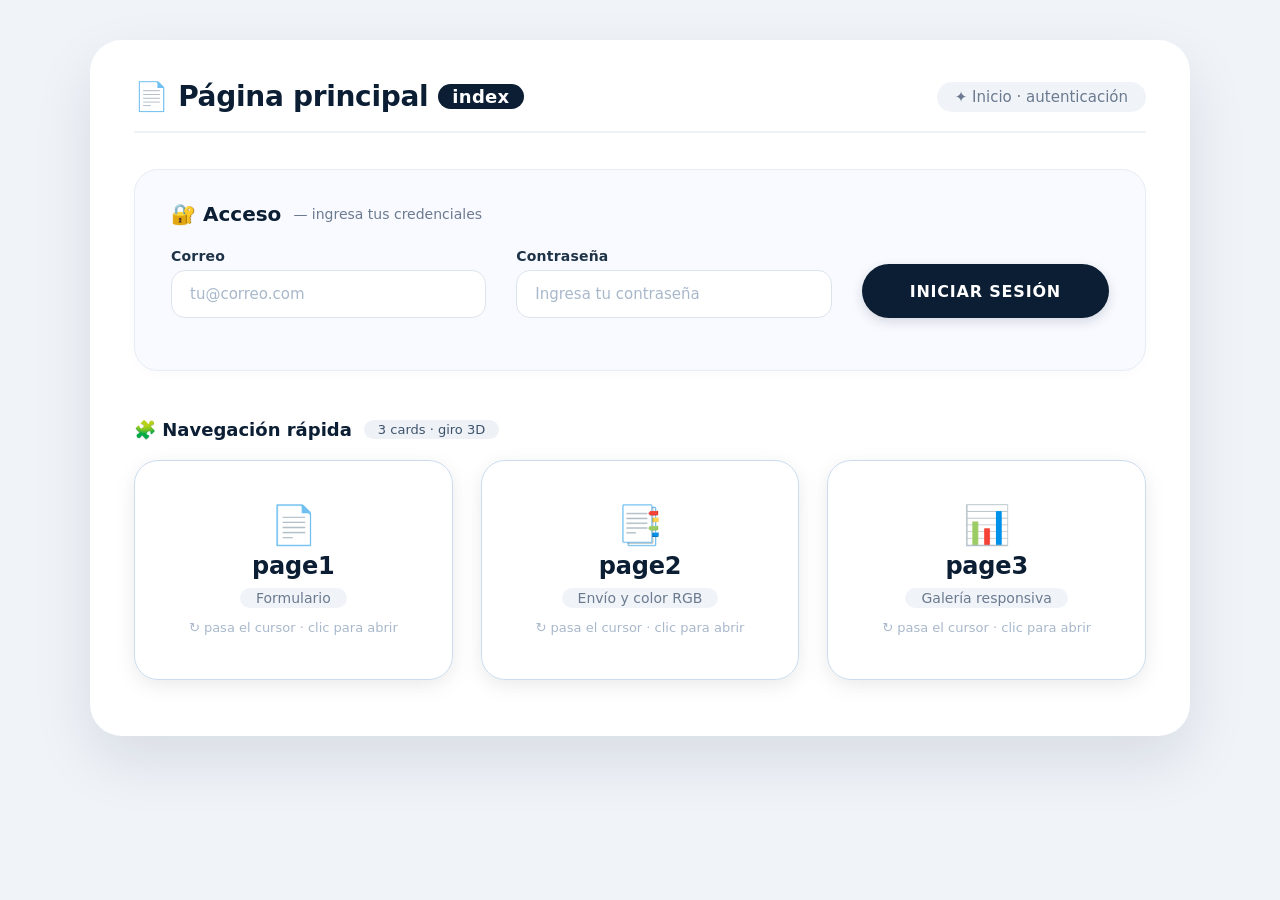
<file: index.html>
<!DOCTYPE html>
<html lang="es">
<head>
    <meta charset="UTF-8" />
    <meta name="viewport" content="width=device-width, initial-scale=1.0" />
    <title>Inicio · Práctica 01</title>
    <style>
        /* ===== RESET & BASE ===== */
        *,
        *::before,
        *::after {
            margin: 0;
            padding: 0;
            box-sizing: border-box;
        }

        body {
            font-family: 'Segoe UI', Roboto, system-ui, -apple-system, sans-serif;
            background: #f0f4f9;
            min-height: 100vh;
            display: flex;
            justify-content: center;
            align-items: flex-start;
            padding: 40px 20px 60px;
        }

        /* ===== CONTENEDOR PRINCIPAL ===== */
        .container {
            max-width: 1100px;
            width: 100%;
            background: #ffffff;
            border-radius: 32px;
            box-shadow: 0 25px 60px rgba(0, 20, 40, 0.10);
            padding: 40px 44px 56px;
            transition: box-shadow 0.3s;
        }

        /* ===== HEADER ===== */
        .page-header {
            display: flex;
            align-items: center;
            justify-content: space-between;
            margin-bottom: 36px;
            padding-bottom: 18px;
            border-bottom: 2px solid #eef2f7;
        }

        .page-header h1 {
            font-size: 28px;
            font-weight: 700;
            letter-spacing: -0.3px;
            color: #0b1e33;
            display: flex;
            align-items: center;
            gap: 10px;
        }

        .page-header h1 span {
            background: #0b1e33;
            color: #fff;
            font-size: 18px;
            font-weight: 600;
            padding: 2px 14px;
            border-radius: 40px;
            letter-spacing: 0.3px;
        }

        .page-header .sub {
            color: #6b7a8f;
            font-size: 15px;
            font-weight: 400;
            background: #f0f4f9;
            padding: 6px 18px;
            border-radius: 40px;
        }

        /* ===== FORMULARIO DE AUTENTICACIÓN ===== */
        .auth-section {
            background: #f8faff;
            border-radius: 24px;
            padding: 32px 36px 36px;
            margin-bottom: 48px;
            border: 1px solid #e6edf6;
            box-shadow: 0 4px 12px rgba(0, 20, 40, 0.02);
        }

        .auth-section .form-title {
            font-size: 20px;
            font-weight: 600;
            color: #0b1e33;
            margin-bottom: 22px;
            display: flex;
            align-items: center;
            gap: 12px;
        }

        .auth-section .form-title small {
            font-weight: 400;
            font-size: 14px;
            color: #6b7a8f;
        }

        .form-group {
            margin-bottom: 20px;
        }

        .form-group label {
            display: block;
            font-size: 14px;
            font-weight: 600;
            color: #1e3347;
            margin-bottom: 6px;
            letter-spacing: 0.2px;
        }

        .form-group input {
            width: 100%;
            padding: 14px 18px;
            font-size: 15px;
            font-family: inherit;
            border: 1.5px solid #dce4ed;
            border-radius: 14px;
            background: #ffffff;
            transition: border-color 0.25s, box-shadow 0.25s;
            color: #0b1e33;
            outline: none;
        }

        .form-group input:focus {
            border-color: #0b1e33;
            box-shadow: 0 0 0 4px rgba(11, 30, 51, 0.06);
        }

        .form-group input::placeholder {
            color: #a8b8cb;
            font-weight: 400;
        }

        .form-group .error-hint {
            display: block;
            font-size: 13px;
            color: #d1454a;
            margin-top: 6px;
            font-weight: 500;
            padding-left: 4px;
        }

        .form-group .error-hint::before {
            content: "⚠ ";
            font-size: 13px;
        }

        .form-row {
            display: flex;
            flex-wrap: wrap;
            gap: 20px 30px;
            align-items: flex-end;
        }

        .form-row .form-group {
            flex: 1 1 200px;
            margin-bottom: 0;
        }

        .btn-signin {
            background: #0b1e33;
            color: #ffffff;
            border: none;
            padding: 14px 48px;
            font-size: 16px;
            font-weight: 700;
            border-radius: 40px;
            cursor: pointer;
            transition: background 0.25s, transform 0.15s, box-shadow 0.25s;
            letter-spacing: 0.8px;
            font-family: inherit;
            white-space: nowrap;
            min-height: 54px;
            display: flex;
            align-items: center;
            justify-content: center;
            box-shadow: 0 4px 12px rgba(11, 30, 51, 0.15);
        }

        .btn-signin:hover {
            background: #1a3452;
            box-shadow: 0 8px 20px rgba(11, 30, 51, 0.20);
            transform: translateY(-2px);
        }

        .btn-signin:active {
            transform: translateY(0px);
            box-shadow: 0 2px 8px rgba(11, 30, 51, 0.12);
        }

        /* ===== CARDS ===== */
        .cards-section {
            margin-top: 12px;
        }

        .cards-section .section-label {
            font-size: 18px;
            font-weight: 600;
            color: #0b1e33;
            margin-bottom: 20px;
            display: flex;
            align-items: center;
            gap: 12px;
        }

        .cards-section .section-label span {
            background: #eef2f7;
            color: #3d526b;
            font-size: 13px;
            font-weight: 500;
            padding: 2px 14px;
            border-radius: 40px;
        }

        .cards-grid {
            display: grid;
            grid-template-columns: repeat(3, 1fr);
            gap: 28px;
        }

        /* ===== TARJETA CON GIRO 3D ===== */
        .card-wrapper {
            display: block;
            width: 100%;
            text-decoration: none;
            color: inherit;
            border-radius: 24px;
            perspective: 1200px;
            height: 220px;
            cursor: pointer;
        }

        .card-inner {
            position: relative;
            width: 100%;
            height: 100%;
            transition: transform 0.8s cubic-bezier(0.23, 1, 0.32, 1);
            transform-style: preserve-3d;
            border-radius: 24px;
            box-shadow: 0 6px 24px rgba(0, 20, 40, 0.06);
        }

        /* Giro de 180° sobre un eje que combina X e Y. */
        .card-wrapper:hover .card-inner,
        .card-wrapper:focus-visible .card-inner {
            transform: rotate3d(1, 1, 0, 180deg);
        }

        .card-face {
            position: absolute;
            top: 0;
            left: 0;
            width: 100%;
            height: 100%;
            border-radius: 24px;
            backface-visibility: hidden;
            -webkit-backface-visibility: hidden;
            display: flex;
            flex-direction: column;
            align-items: center;
            justify-content: center;
            padding: 24px 20px;
            text-align: center;
            transition: box-shadow 0.3s;
        }

        /* — CARA FRONTAL — */
        .card-front {
            background: #ffffff;
            border: 1.5px solid #e6edf6;
            box-shadow: 0 4px 16px rgba(0, 20, 40, 0.03);
            z-index: 2;
        }

        .card-front .card-icon {
            font-size: 38px;
            margin-bottom: 8px;
            line-height: 1;
        }

        .card-front h3 {
            font-size: 24px;
            font-weight: 700;
            color: #0b1e33;
            letter-spacing: -0.2px;
            margin-bottom: 4px;
        }

        .card-front .card-sub {
            font-size: 14px;
            color: #6b7a8f;
            font-weight: 400;
            background: #f0f4f9;
            padding: 2px 16px;
            border-radius: 40px;
            margin-top: 4px;
        }

        .card-front .card-hint {
            font-size: 13px;
            color: #a8b8cb;
            margin-top: 12px;
            font-weight: 400;
        }

        /* — CARA TRASERA — */
        .card-back {
            background: #0b1e33;
            color: #ffffff;
            transform: rotate3d(1, 1, 0, 180deg);
            border: 1.5px solid #1a3452;
            box-shadow: 0 8px 28px rgba(11, 30, 51, 0.12);
        }

        .card-back .back-icon {
            font-size: 32px;
            margin-bottom: 8px;
            opacity: 0.8;
        }

        .card-back h4 {
            font-size: 20px;
            font-weight: 600;
            letter-spacing: 0.2px;
            margin-bottom: 2px;
        }

        .card-back p {
            font-size: 14px;
            color: #b0c8e0;
            font-weight: 400;
            margin-bottom: 14px;
        }

        .card-back .btn-link {
            display: inline-block;
            background: rgba(255, 255, 255, 0.10);
            color: #ffffff;
            padding: 10px 28px;
            border-radius: 40px;
            text-decoration: none;
            font-weight: 600;
            font-size: 14px;
            letter-spacing: 0.3px;
            border: 1px solid rgba(255, 255, 255, 0.15);
            transition: background 0.25s, transform 0.15s, border-color 0.25s;
            backdrop-filter: blur(4px);
        }

        .card-back .btn-link:hover {
            background: rgba(255, 255, 255, 0.20);
            border-color: rgba(255, 255, 255, 0.30);
            transform: scale(1.03);
        }

        /* Colores personalizados para cada tarjeta (sutil) */
        .card-wrapper:nth-child(1) .card-front {
            border-color: #cbdcee;
        }
        .card-wrapper:nth-child(1) .card-front .card-icon {
            color: #0b1e33;
        }

        .card-wrapper:nth-child(2) .card-front {
            border-color: #cbdcee;
        }
        .card-wrapper:nth-child(2) .card-front .card-icon {
            color: #0b1e33;
        }

        .card-wrapper:nth-child(3) .card-front {
            border-color: #cbdcee;
        }
        .card-wrapper:nth-child(3) .card-front .card-icon {
            color: #0b1e33;
        }

        /* ===== RESPONSIVE ===== */
        @media (max-width: 820px) {
            .container {
                padding: 28px 24px 40px;
                border-radius: 24px;
            }

            .cards-grid {
                grid-template-columns: repeat(2, 1fr);
                gap: 22px;
            }

            .card-wrapper {
                height: 200px;
            }

            .form-row {
                flex-direction: column;
                gap: 16px;
            }

            .form-row .form-group {
                flex: 1 1 auto;
                width: 100%;
            }

            .btn-signin {
                width: 100%;
                justify-content: center;
                padding: 14px 20px;
            }

            .page-header {
                flex-direction: column;
                align-items: flex-start;
                gap: 8px;
            }

            .auth-section {
                padding: 24px 20px 28px;
            }
        }

        @media (max-width: 540px) {
            .cards-grid {
                grid-template-columns: 1fr;
                gap: 24px;
            }

            .card-wrapper {
                height: 190px;
                max-width: 360px;
                margin: 0 auto;
            }

            .container {
                padding: 20px 16px 32px;
            }

            .page-header h1 {
                font-size: 22px;
            }

            .auth-section .form-title {
                font-size: 17px;
                flex-wrap: wrap;
            }

            .card-front h3 {
                font-size: 20px;
            }
        }

        @media (max-width: 380px) {
            .card-wrapper {
                height: 170px;
            }
            .card-front .card-icon {
                font-size: 28px;
            }
            .card-front h3 {
                font-size: 18px;
            }
            .btn-signin {
                font-size: 14px;
                padding: 12px 16px;
                min-height: 46px;
            }
        }

        .card-wrapper:focus-visible { outline: 3px solid #2563eb; outline-offset: 5px; }

        /* ===== ANIMACIÓN DE ENTRADA SUTIL ===== */
        .container {
            animation: fadeUp 0.6s ease-out both;
        }

        @keyframes fadeUp {
            0% {
                opacity: 0;
                transform: translateY(24px);
            }
            100% {
                opacity: 1;
                transform: translateY(0);
            }
        }

        .card-wrapper {
            animation: cardAppear 0.6s ease-out both;
        }
        .card-wrapper:nth-child(1) {
            animation-delay: 0.10s;
        }
        .card-wrapper:nth-child(2) {
            animation-delay: 0.20s;
        }
        .card-wrapper:nth-child(3) {
            animation-delay: 0.30s;
        }

        @keyframes cardAppear {
            0% {
                opacity: 0;
                transform: translateY(30px) scale(0.96);
            }
            100% {
                opacity: 1;
                transform: translateY(0) scale(1);
            }
        }
        @media (prefers-reduced-motion: reduce) {
            *, *::before, *::after { animation: none !important; transition: none !important; }
        }
    </style>
</head>
<body>

    <div class="container">

        <!-- ===== HEADER ===== -->
        <header class="page-header">
            <h1>
                📄 Página principal
                <span>index</span>
            </h1>
            <div class="sub">✦ Inicio · autenticación</div>
        </header>

        <!-- ===== FORMULARIO DE AUTENTICACIÓN ===== -->
        <section class="auth-section">
            <div class="form-title">
                🔐 Acceso
                <small>— ingresa tus credenciales</small>
            </div>

            <form id="authForm" autocomplete="off">
                <div class="form-row">
                    <!-- Email -->
                    <div class="form-group">
                        <label for="email">Correo</label>
                        <input
                        type="email"
                        id="email"
                        autocomplete="username"
                        placeholder="tu@correo.com"
                        required
                        />
                    </div>

                    <!-- Password -->
                    <div class="form-group">
                        <label for="password">Contraseña</label>
                        <input
                        type="password"
                        id="password"
                        placeholder="Ingresa tu contraseña"
                        autocomplete="current-password"
                        required
                        />

                    </div>

                    <!-- Botón -->
                    <div class="form-group" style="flex: 0 0 auto; margin-bottom: 0;">
                        <button type="submit" class="btn-signin">INICIAR SESIÓN</button>
                    </div>
                </div>
                <p id="auth-status" role="status" style="margin-top: 16px; color: #3d526b;"></p>
            </form>
        </section>

        <!-- ===== CARDS ANIMADAS ===== -->
        <section class="cards-section">
            <div class="section-label">
                🧩 Navegación rápida
                <span>3 cards · giro 3D</span>
            </div>

            <div class="cards-grid">

                <!-- CARD 1 → page01.html -->
                <a class="card-wrapper" href="page01.html" aria-label="Abrir page1: Formulario">
                    <div class="card-inner">
                        <!-- FRONT -->
                        <div class="card-face card-front">
                            <div class="card-icon">📄</div>
                            <h3>page1</h3>
                            <div class="card-sub">Formulario</div>
                            <div class="card-hint">↻ pasa el cursor · clic para abrir</div>
                        </div>
                        <!-- BACK -->
                        <div class="card-face card-back">
                            <div class="back-icon">🚀</div>
                            <h4>page1</h4>
                            <p>Formulario</p>
                            <span class="btn-link">Visitar →</span>
                        </div>
                    </div>
                </a>

                <!-- CARD 2 → page02.html -->
                <a class="card-wrapper" href="page02.html" aria-label="Abrir page2: Envío y color RGB">
                    <div class="card-inner">
                        <!-- FRONT -->
                        <div class="card-face card-front">
                            <div class="card-icon">📑</div>
                            <h3>page2</h3>
                            <div class="card-sub">Envío y color RGB</div>
                            <div class="card-hint">↻ pasa el cursor · clic para abrir</div>
                        </div>
                        <!-- BACK -->
                        <div class="card-face card-back">
                            <div class="back-icon">📌</div>
                            <h4>page2</h4>
                            <p>Envío y color RGB</p>
                            <span class="btn-link">Visitar →</span>
                        </div>
                    </div>
                </a>

                <!-- CARD 3 → page03.html -->
                <a class="card-wrapper" href="page03.html" aria-label="Abrir page3: Galería responsiva">
                    <div class="card-inner">
                        <!-- FRONT -->
                        <div class="card-face card-front">
                            <div class="card-icon">📊</div>
                            <h3>page3</h3>
                            <div class="card-sub">Galería responsiva</div>
                            <div class="card-hint">↻ pasa el cursor · clic para abrir</div>
                        </div>
                        <!-- BACK -->
                        <div class="card-face card-back">
                            <div class="back-icon">🎯</div>
                            <h4>page3</h4>
                            <p>Galería responsiva</p>
                            <span class="btn-link">Visitar →</span>
                        </div>
                    </div>
                </a>

            </div>
        </section>

    </div>

    <script>
        // La práctica no incluye un servidor de autenticación.
        document.getElementById('authForm').addEventListener('submit', function(event) {
            event.preventDefault();
            document.getElementById('auth-status').textContent =
                'Campos validados. Este formulario es de demostración; no se ha iniciado una sesión ni enviado tus datos.';
        });
        document.getElementById('authForm').addEventListener('input', function() {
            document.getElementById('auth-status').textContent = '';
        });
    </script>

</body>
</html>
</file>
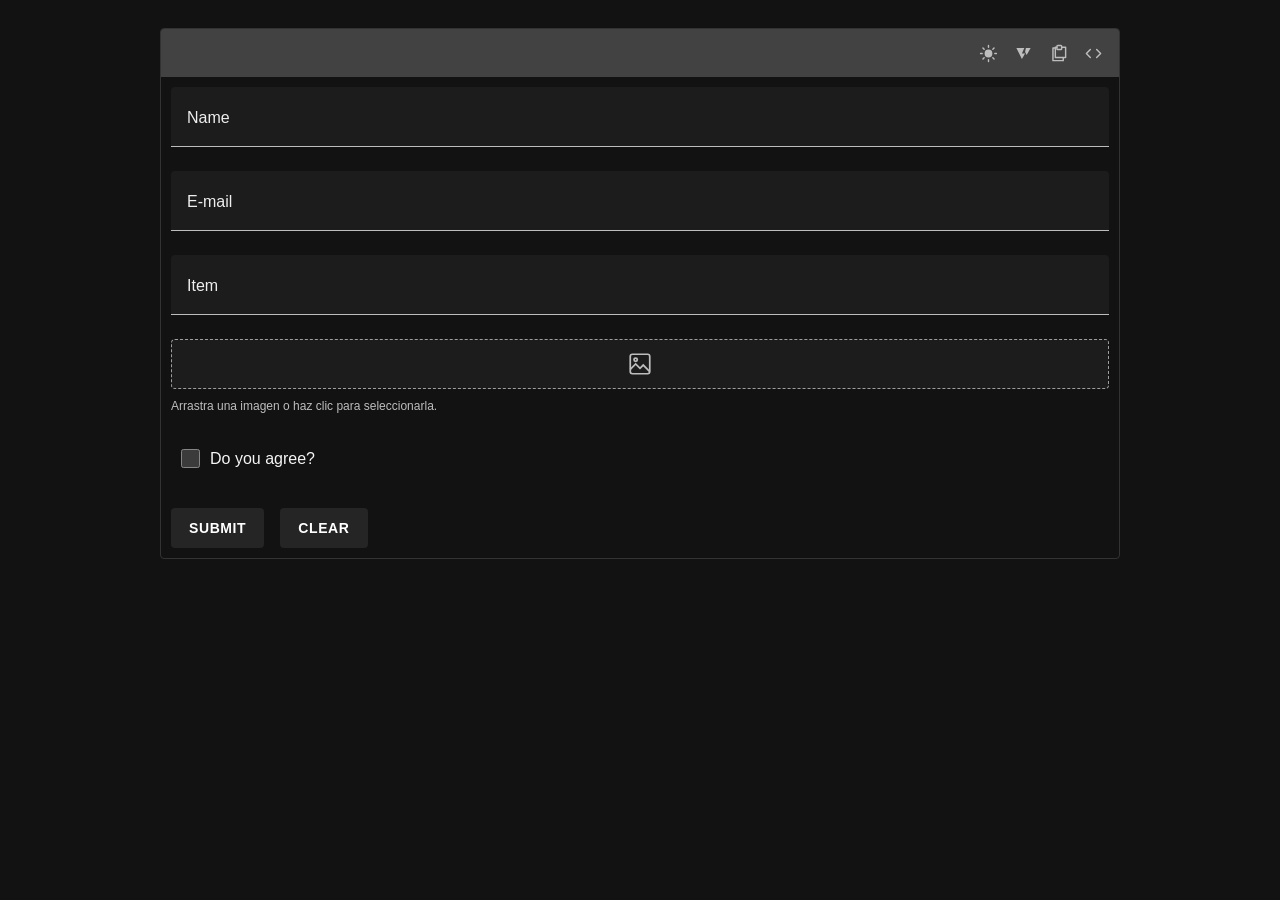
<file: page01.html>
<!DOCTYPE html>
<html lang="es">
<head>
  <meta charset="UTF-8">
  <meta name="viewport" content="width=device-width, initial-scale=1.0">
  <title>Page01 · Formulario</title>
  <link rel="stylesheet" href="css/page01.css">
  <script src="js/page01.js" defer></script>
</head>
<body>
  <main class="window">
    <h1 class="sr-only">Formulario de registro</h1>
    <div class="toolbar" aria-label="Iconos de la ventana">
      <svg viewBox="0 0 24 24" role="img" aria-label="Brillo"><circle cx="12" cy="12" r="4" fill="currentColor"/><path d="M12 2v2m0 16v2M2 12h2m16 0h2M5 5l1.5 1.5m11 11L19 19M5 19l1.5-1.5m11-11L19 5"/></svg>
      <svg viewBox="0 0 24 24" role="img" aria-label="Diseño"><path d="m3 5 7 14 4-7h-4l3-7H3Zm12 0h6l-5 9-2-4" fill="currentColor" stroke="none"/></svg>
      <svg viewBox="0 0 24 24" role="img" aria-label="Portapapeles"><path d="M8 5H5v16h13v-3M10 4H8v13h13V4h-5"/><rect x="10" y="2" width="6" height="5" rx="1"/></svg>
      <svg viewBox="0 0 24 24" role="img" aria-label="Código"><path d="m8 7-5 5 5 5m8-10 5 5-5 5"/></svg>
    </div>
    <form id="registration-form">
      <div class="field">
        <input id="name" name="name" type="text" placeholder=" " autocomplete="name" required>
        <label for="name">Name</label>
      </div>
      <div class="field">
        <input id="email" name="email" type="email" placeholder=" " autocomplete="email" required>
        <label for="email">E-mail</label>
      </div>
      <div class="field">
        <input id="item" name="item" type="text" placeholder=" " list="items" required>
        <label for="item">Item</label>
        <datalist id="items"><option value="Laptop"></option><option value="Monitor"></option><option value="Teclado"></option></datalist>
      </div>
      <label class="image-field" id="image-drop" for="image">
        <input class="image-input" id="image" name="image" type="file" accept="image/*" aria-label="Seleccionar o arrastrar una imagen" aria-describedby="image-help image-path">
        <svg viewBox="0 0 24 24" aria-hidden="true"><rect x="3" y="3" width="18" height="18" rx="2"/><circle cx="8" cy="8" r="1.5"/><path d="m3 17 5-5 4 4 3-3 6 6"/></svg>
      </label>
      <p class="image-help" id="image-help">Arrastra una imagen o haz clic para seleccionarla.</p>
      <p class="image-path" id="image-path" aria-live="polite"></p>
      <label class="agreement"><input type="checkbox" name="agreement" required> <span>Do you agree?</span></label>
      <div class="actions"><button type="submit">Submit</button><button type="reset">Clear</button></div>
      <p class="status" id="form-status" role="status"></p>
      <noscript><p class="image-help">Activa JavaScript para arrastrar imágenes y validar el formulario sin salir de esta página.</p></noscript>
    </form>
  </main>
</body>
</html>
</file>
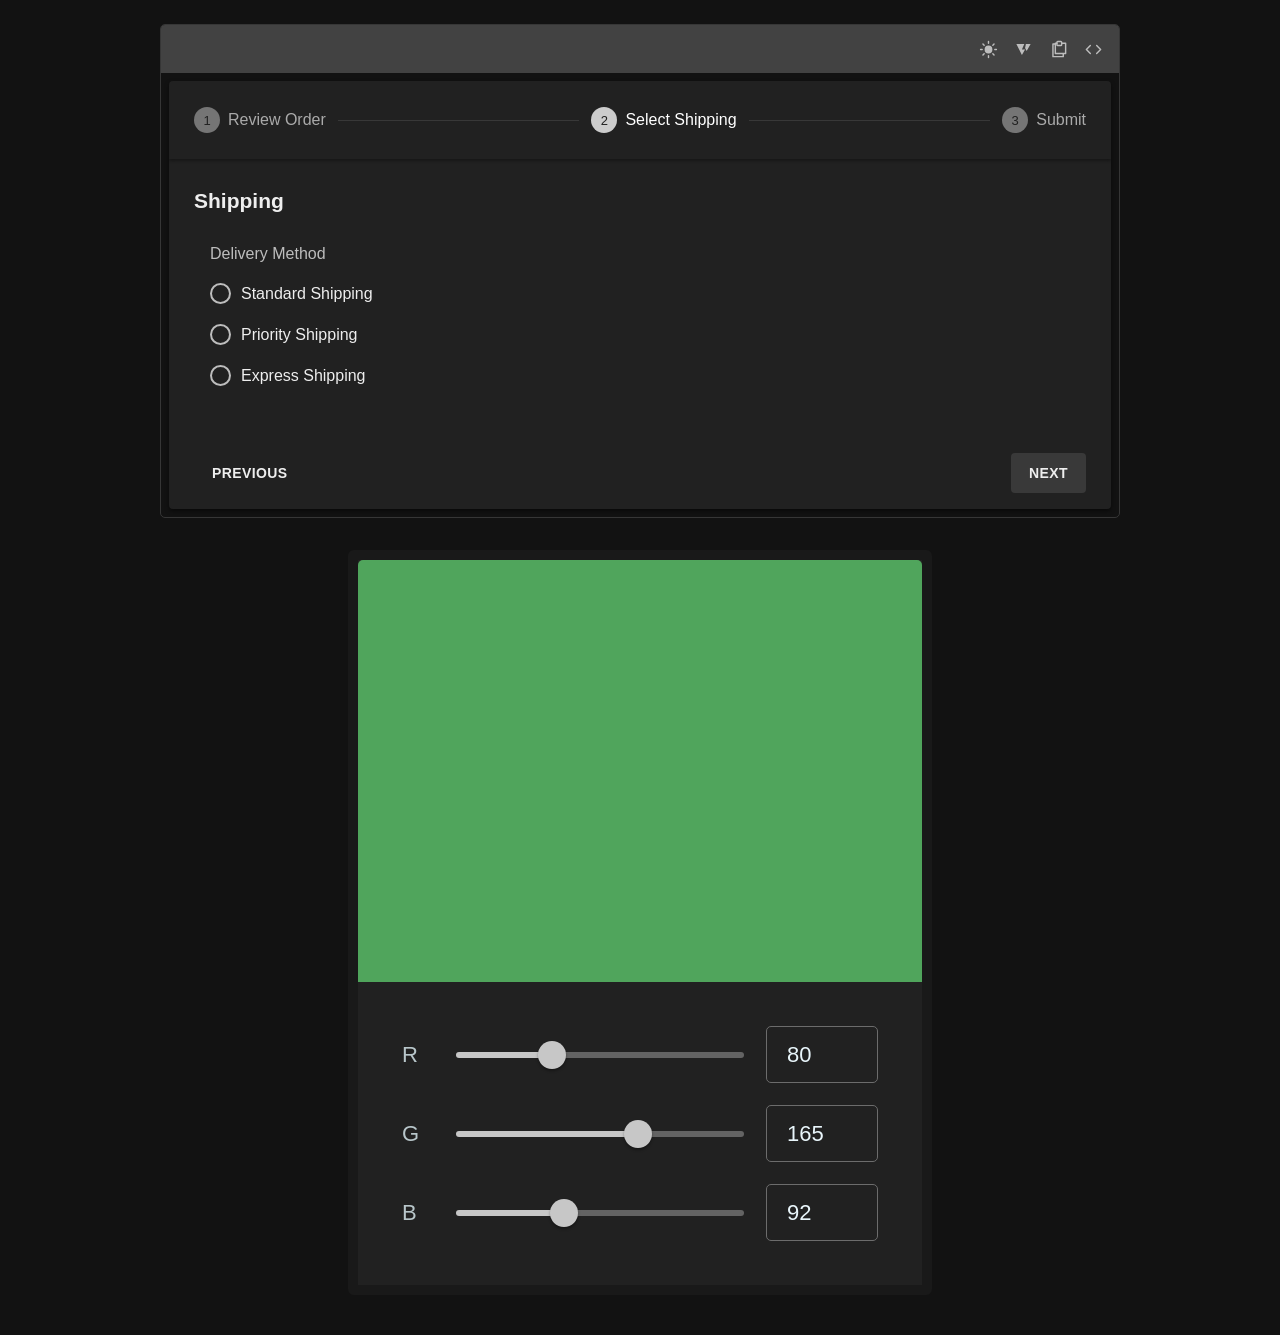
<file: page02.html>
<!DOCTYPE html>
<html lang="es">
<head>
  <meta charset="UTF-8">
  <meta name="viewport" content="width=device-width, initial-scale=1.0">
  <title>Page02 · Envío y color RGB</title>
  <link rel="stylesheet" href="css/page02.css">
  <script src="js/page02.js" defer></script>
</head>
<body>
  <main>
    <h1 class="sr-only">Selección de envío y mezclador de color RGB</h1>
    <section class="window" aria-label="Selección de envío" lang="en">
      <div class="toolbar" aria-label="Iconos de la ventana">
        <svg viewBox="0 0 24 24" role="img" aria-label="Brightness"><circle cx="12" cy="12" r="4" fill="currentColor"/><path d="M12 2v2m0 16v2M2 12h2m16 0h2M5 5l1.5 1.5m11 11L19 19M5 19l1.5-1.5m11-11L19 5"/></svg>
        <svg viewBox="0 0 24 24" role="img" aria-label="Design"><path d="m3 5 7 14 4-7h-4l3-7H3Zm12 0h6l-5 9-2-4" fill="currentColor" stroke="none"/></svg>
        <svg viewBox="0 0 24 24" role="img" aria-label="Clipboard"><path d="M8 5H5v16h13v-3M10 4h-2v13h13V4h-5"/><rect x="10" y="2" width="6" height="5" rx="1"/></svg>
        <svg viewBox="0 0 24 24" role="img" aria-label="Code"><path d="m8 7-5 5 5 5m8-10 5 5-5 5"/></svg>
      </div>
      <div class="wizard">
        <input class="step-input" type="radio" name="step" id="step-review" aria-label="Review Order">
        <input class="step-input" type="radio" name="step" id="step-shipping" aria-label="Select Shipping" checked>
        <input class="step-input" type="radio" name="step" id="step-submit" aria-label="Submit">
        <nav class="steps" aria-label="Order steps">
          <label for="step-review"><span class="step-number">1</span><span>Review Order</span></label>
          <span class="connector" aria-hidden="true"></span>
          <label for="step-shipping"><span class="step-number">2</span><span>Select Shipping</span></label>
          <span class="connector" aria-hidden="true"></span>
          <label for="step-submit"><span class="step-number">3</span><span>Submit</span></label>
        </nav>
        <section class="panel review-panel" aria-labelledby="review-title">
          <h2 id="review-title">Review Order</h2>
          <p>Review your order before choosing a delivery method.</p>
          <p>This is a practice order. No payment is required.</p>
          <div class="actions actions-end"><label class="next" for="step-shipping">Next</label></div>
        </section>
        <section class="panel shipping-panel" aria-labelledby="shipping-title">
          <h2 id="shipping-title">Shipping</h2>
          <fieldset>
            <legend>Delivery Method</legend>
            <label class="delivery"><input type="radio" name="delivery" value="standard">Standard Shipping</label>
            <label class="delivery"><input type="radio" name="delivery" value="priority">Priority Shipping</label>
            <label class="delivery"><input type="radio" name="delivery" value="express">Express Shipping</label>
          </fieldset>
          <div class="actions"><label for="step-review">Previous</label><label class="next" for="step-submit">Next</label></div>
        </section>
        <section class="panel submit-panel" aria-labelledby="submit-title">
          <h2 id="submit-title">Submit</h2>
          <p>Your order is ready for review.</p>
          <p>This demonstration does not send an order or store personal information.</p>
          <div class="actions"><label for="step-shipping">Previous</label></div>
        </section>
      </div>
    </section>

    <section class="color-card" aria-label="Mezclador de color RGB">
      <div class="color-preview" role="img" aria-label="Color RGB: 80, 165, 92"></div>
      <div class="color-controls">
        <div class="color-row">
          <label for="red-range">R</label>
          <input id="red-range" type="range" min="0" max="255" value="80" aria-label="Rojo" data-channel="red">
          <input id="red-number" type="number" min="0" max="255" step="1" value="80" aria-label="Valor rojo" data-channel="red">
        </div>
        <div class="color-row">
          <label for="green-range">G</label>
          <input id="green-range" type="range" min="0" max="255" value="165" aria-label="Verde" data-channel="green">
          <input id="green-number" type="number" min="0" max="255" step="1" value="165" aria-label="Valor verde" data-channel="green">
        </div>
        <div class="color-row">
          <label for="blue-range">B</label>
          <input id="blue-range" type="range" min="0" max="255" value="92" aria-label="Azul" data-channel="blue">
          <input id="blue-number" type="number" min="0" max="255" step="1" value="92" aria-label="Valor azul" data-channel="blue">
        </div>
        <output class="sr-only" id="rgb-value" aria-live="polite">rgb(80, 165, 92)</output>
      </div>
    </section>
    <noscript><p class="notice">Activa JavaScript para actualizar el color con los controles RGB.</p></noscript>
  </main>
</body>
</html>
</file>
<file: css/page01.css>
:root { color-scheme: dark; font-family: Arial, Helvetica, sans-serif; background: #121212; color: #f5f5f5; --accent: #40c4ff; }
* { box-sizing: border-box; }
body { margin: 0; padding: 28px 20px; }
.sr-only { position: absolute; width: 1px; height: 1px; overflow: hidden; clip-path: inset(50%); white-space: nowrap; }
.window { max-width: 960px; margin: 0 auto; border: 1px solid #333; border-radius: 4px; overflow: hidden; }
.toolbar { height: 48px; padding: 0 16px; background: #424242; display: flex; justify-content: flex-end; align-items: center; gap: 16px; color: #bdbdbd; }
.toolbar svg { width: 19px; height: 19px; fill: none; stroke: currentColor; stroke-width: 1.8; stroke-linecap: round; stroke-linejoin: round; }
form { padding: 10px; }
.field { position: relative; margin-bottom: 24px; background: #1c1c1c; border-radius: 4px 4px 0 0; }
.field input { width: 100%; height: 60px; border: 0; border-bottom: 1px solid #bdbdbd; border-radius: 4px 4px 0 0; background: transparent; padding: 25px 16px 8px; color: #fff; font: inherit; outline: none; transition: border-color .2s, box-shadow .2s; }
.field label { position: absolute; left: 16px; top: 22px; color: #eee; font-size: 16px; transform-origin: left top; transition: transform .2s ease, color .2s ease; cursor: text; pointer-events: none; }
.field input:focus + label, .field input:not(:placeholder-shown) + label { transform: translateY(-14px) scale(.75); }
.field input:focus { border-bottom-color: var(--accent); box-shadow: 0 1px 0 var(--accent); }
.field input:focus + label { color: var(--accent); }
.image-field { height: 50px; width: 100%; position: relative; display: flex; align-items: center; justify-content: center; border: 1px dashed #9e9e9e; border-radius: 4px; background: #1c1c1c; color: #bdbdbd; cursor: pointer; transition: border-color .2s, background .2s; }
.image-input { position: absolute; inset: 0; width: 100%; height: 100%; opacity: 0; cursor: pointer; }
.image-field svg { width: 26px; height: 26px; fill: none; stroke: currentColor; stroke-width: 1.6; pointer-events: none; }
.image-field:hover, .image-field:focus-within, .image-field.dragging { color: var(--accent); border-color: var(--accent); background: #1b2a30; }
.image-field:focus-within { outline: 2px solid var(--accent); outline-offset: 3px; }
.image-help, .image-path { font-size: 12px; line-height: 1.5; color: #bdbdbd; margin: 8px 0 0; overflow-wrap: anywhere; }
.image-path:empty, .status:empty { display: none; }
.agreement { display: flex; align-items: center; gap: 10px; width: fit-content; margin: 34px 10px 40px; font-size: 16px; cursor: pointer; }
.agreement input { width: 19px; height: 19px; margin: 0; accent-color: var(--accent); }
.actions { display: flex; gap: 16px; }
button { background: #252525; color: #fff; border: 0; border-radius: 4px; padding: 12px 18px; font-size: 14px; font-weight: 600; letter-spacing: .6px; text-transform: uppercase; cursor: pointer; }
button:hover { background: #3b3b3b; }
button:active { background: #484848; }
button:focus-visible, .agreement input:focus-visible { outline: 2px solid var(--accent); outline-offset: 4px; }
.status { margin: 16px 0 4px; font-size: 14px; line-height: 1.5; color: var(--accent); }
@media (max-width: 480px) {
  body { padding: 16px 10px; }
  .toolbar { height: 42px; gap: 14px; }
  .field { margin-bottom: 20px; }
  .agreement { margin-left: 4px; }
}
@media (prefers-reduced-motion: reduce) { *, *::before, *::after { transition: none !important; } }
</file>
<file: css/page02.css>
:root { color-scheme: dark; font-family: Arial, Helvetica, sans-serif; color: #eee; background: #121212; }
* { box-sizing: border-box; }
body { margin: 0; padding: 24px 20px 40px; }
main { max-width: 960px; margin: auto; }
.sr-only, .step-input { position: absolute; width: 1px; height: 1px; padding: 0; margin: -1px; overflow: hidden; clip-path: inset(50%); white-space: nowrap; border: 0; }
.window { border: 1px solid #363636; border-radius: 5px; overflow: hidden; padding-bottom: 8px; }
.toolbar { height: 48px; padding: 0 16px; background: #424242; display: flex; align-items: center; justify-content: flex-end; gap: 16px; color: #bdbdbd; }
.toolbar svg { width: 19px; height: 19px; fill: none; stroke: currentColor; stroke-width: 1.8; stroke-linecap: round; stroke-linejoin: round; }
.wizard { margin: 8px 8px 0; background: #212121; border-radius: 4px; box-shadow: 0 2px 4px #0008; overflow: hidden; }
.steps { min-height: 78px; display: flex; align-items: center; padding: 20px 25px; gap: 12px; box-shadow: 0 2px 3px #0005; }
.steps label { display: flex; align-items: center; gap: 8px; color: #aaa; cursor: pointer; white-space: nowrap; font-size: 16px; }
.step-number { display: grid; place-items: center; border-radius: 50%; background: #757575; color: #212121; width: 26px; height: 26px; font-size: 13px; }
.connector { flex: 1; height: 1px; background: #383838; }
#step-review:checked ~ .steps label[for="step-review"], #step-shipping:checked ~ .steps label[for="step-shipping"], #step-submit:checked ~ .steps label[for="step-submit"] { color: white; }
#step-review:checked ~ .steps label[for="step-review"] .step-number, #step-shipping:checked ~ .steps label[for="step-shipping"] .step-number, #step-submit:checked ~ .steps label[for="step-submit"] .step-number { background: #ccc; }
#step-review:focus-visible ~ .steps label[for="step-review"], #step-shipping:focus-visible ~ .steps label[for="step-shipping"], #step-submit:focus-visible ~ .steps label[for="step-submit"] { outline: 2px solid #80deea; outline-offset: 6px; }
.panel { display: none; min-height: 350px; padding: 30px 25px 16px; }
#step-review:checked ~ .review-panel, #step-shipping:checked ~ .shipping-panel, #step-submit:checked ~ .submit-panel { display: flex; flex-direction: column; }
h2 { margin: 0 0 32px; font-size: 21px; font-weight: 600; }
fieldset { border: 0; padding: 0 16px; margin: 0; }
legend { padding: 0; margin-bottom: 20px; color: #bdbdbd; font-size: 16px; }
.delivery { display: flex; align-items: center; gap: 10px; margin-bottom: 20px; cursor: pointer; font-size: 16px; }
.delivery input { appearance: none; width: 21px; height: 21px; border: 2px solid #bdbdbd; border-radius: 50%; margin: 0; display: grid; place-content: center; }
.delivery input:checked::after { content: ""; width: 11px; height: 11px; background: #80deea; border-radius: 50%; }
.delivery input:checked { border-color: #80deea; }
input:focus-visible { outline: 2px solid #80deea; outline-offset: 4px; }
.actions { display: flex; justify-content: space-between; align-items: center; margin-top: auto; padding-top: 38px; }
.actions-end { justify-content: flex-end; }
.actions label { padding: 12px 18px; border-radius: 4px; font-size: 14px; font-weight: bold; letter-spacing: .4px; text-transform: uppercase; cursor: pointer; }
.actions label:hover { background: #484848; }
.next { background: #393939; }
.panel p { color: #bdbdbd; line-height: 1.6; margin: 0 0 16px; }
.color-card { max-width: 584px; margin: 32px auto 0; border: 10px solid #191919; border-radius: 6px; overflow: hidden; background: #212121; }
.color-preview { height: 422px; background: rgb(80, 165, 92); border-radius: 5px 5px 0 0; }
.color-controls { padding: 44px 44px; display: grid; gap: 22px; }
.color-row { display: grid; grid-template-columns: 32px minmax(0, 1fr) 112px; gap: 22px; align-items: center; }
.color-row label { font-size: 22px; color: #b8c6ca; }
input[type="number"] { width: 100%; height: 57px; padding: 10px 16px 10px 20px; background: transparent; border: 1px solid #6c6c6c; border-radius: 5px; color: #e8f5fa; font: 22px Arial, sans-serif; }
input[type="range"] { appearance: none; width: 100%; height: 6px; margin: 0; border-radius: 4px; background: linear-gradient(to right, #c7c7c7 var(--fill, 0%), #636363 var(--fill, 0%)); cursor: pointer; }
input[type="range"]::-webkit-slider-thumb { appearance: none; width: 28px; height: 28px; background: #c7c7c7; border-radius: 50%; box-shadow: 0 2px 3px #0005; }
input[type="range"]::-moz-range-thumb { width: 28px; height: 28px; border: 0; background: #c7c7c7; border-radius: 50%; box-shadow: 0 2px 3px #0005; }
.notice { text-align: center; }
@media (max-width: 600px) {
  body { padding: 12px 10px 24px; }
  .steps { padding: 18px 12px; gap: 7px; }
  .steps label { flex-direction: column; font-size: 12px; text-align: center; white-space: normal; }
  .panel { padding: 26px 16px 16px; }
  .color-preview { height: auto; aspect-ratio: 4 / 3; }
  .color-controls { padding: 30px 20px; }
  .color-row { grid-template-columns: 20px minmax(0, 1fr) 82px; gap: 14px; }
  input[type="number"] { padding: 10px; font-size: 20px; }
}
</file>
